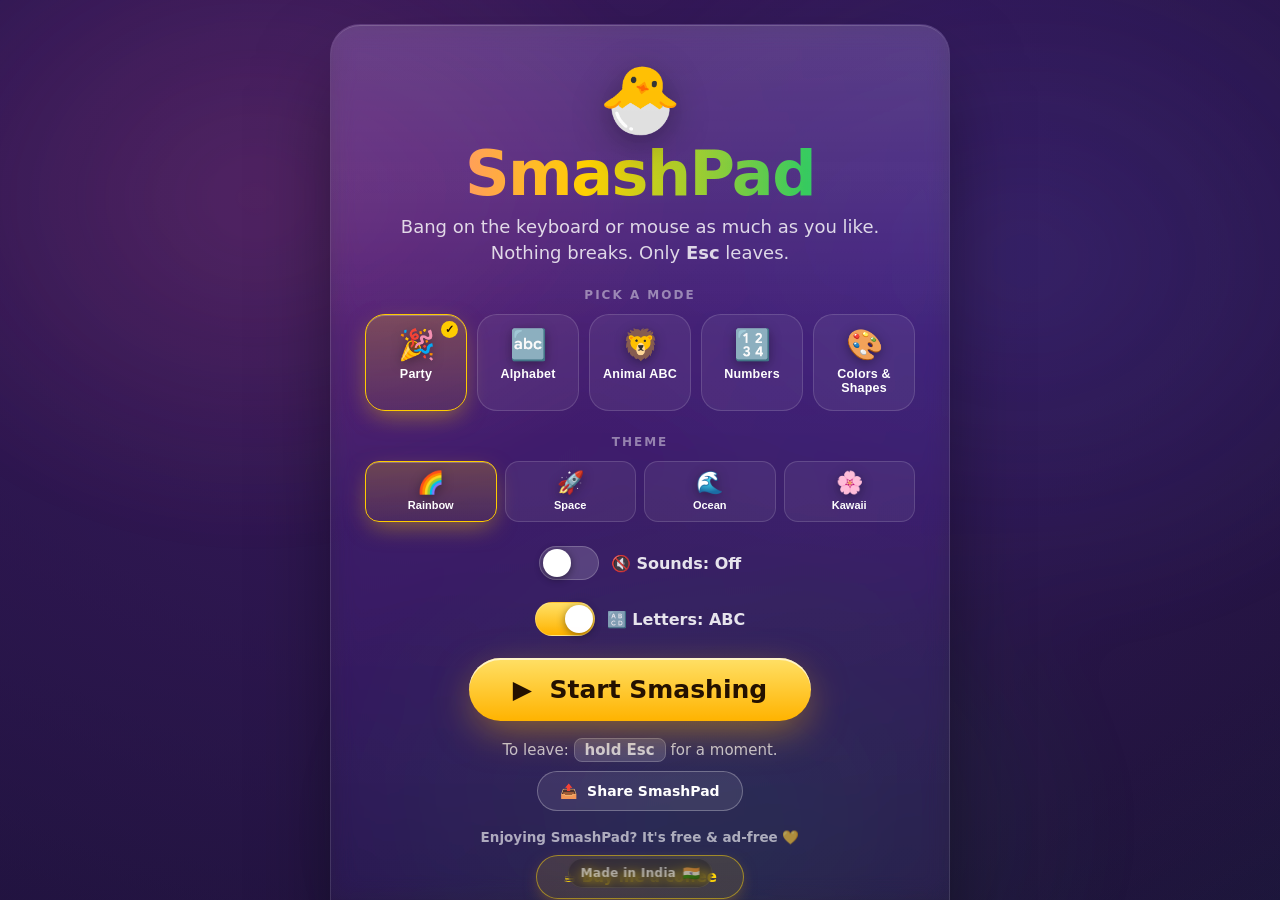
<file: index.html>
<!doctype html>
<html lang="en">
<head>
<meta charset="utf-8" />
<meta name="viewport" content="width=device-width, initial-scale=1, maximum-scale=1, user-scalable=no, viewport-fit=cover" />
<meta name="color-scheme" content="dark" />
<meta name="theme-color" content="#14102b" />
<title>SmashPad — safe keyboard smashing & learning for tiny fingers</title>

<!-- PWA / installable -->
<link rel="manifest" href="manifest.webmanifest" />
<link rel="icon" href="icons/icon-192.png" />
<link rel="apple-touch-icon" href="icons/apple-touch-icon.png" />
<meta name="apple-mobile-web-app-capable" content="yes" />
<meta name="apple-mobile-web-app-status-bar-style" content="black-translucent" />
<meta name="apple-mobile-web-app-title" content="SmashPad" />
<meta name="mobile-web-app-capable" content="yes" />
<meta name="description" content="A safe fullscreen playground where kids can smash the keyboard or screen. Only a grown-up gesture leaves. Includes playful learning modes." />

<!-- Canonical + social share preview (custom domain: smashpad.in) -->
<link rel="canonical" href="https://smashpad.in/" />
<meta property="og:type" content="website" />
<meta property="og:site_name" content="SmashPad" />
<meta property="og:title" content="SmashPad — safe keyboard smashing for tiny fingers" />
<meta property="og:description" content="A safe, free, offline fullscreen playground where kids can smash the keyboard or screen. Only a grown-up gesture leaves. Playful learning modes included." />
<meta property="og:url" content="https://smashpad.in/" />
<meta property="og:image" content="https://smashpad.in/icons/icon-512.png" />
<meta name="twitter:card" content="summary" />
<meta name="twitter:title" content="SmashPad — safe keyboard smashing for tiny fingers" />
<meta name="twitter:description" content="A safe, free, offline playground for tiny fingers. Nothing breaks; only a grown-up gesture leaves." />
<meta name="twitter:image" content="https://smashpad.in/icons/icon-512.png" />

<link rel="stylesheet" href="styles.css" />
</head>
<body>
  <!-- Layered backdrop: themeable gradient + animated ambient particles, both
       behind the (transparent) sprite canvas. -->
  <div id="bg" aria-hidden="true"></div>
  <div id="ambient" aria-hidden="true"></div>
  <div id="startFloaters" aria-hidden="true"><!-- big drifting theme emojis, filled by app.js --></div>
  <canvas id="stage"></canvas>

  <!-- Start screen -->
  <div id="start" class="overlay">
    <div class="card">
      <div class="logo" aria-hidden="true">🐣</div>
      <h1>SmashPad</h1>
      <p id="tagline" class="tagline">Bang on the keyboard or mouse as much as you like.<br/>Nothing breaks. Only <b>Esc</b> leaves.</p>

      <p class="section-title">Pick a mode</p>
      <div id="modeGrid" role="group" aria-label="Choose a mode"><!-- filled by app.js --></div>

      <p class="section-title">Theme</p>
      <div id="themeGrid" role="group" aria-label="Choose a theme"><!-- filled by app.js --></div>

      <div class="toggle-row">
        <label class="switch">
          <input id="soundToggle" type="checkbox" aria-label="Fun sounds" />
          <span class="slider"></span>
        </label>
        <span id="soundLabel">🔇 Sounds: Off</span>
      </div>

      <div class="toggle-row">
        <label class="switch">
          <input id="caseToggle" type="checkbox" aria-label="Uppercase or lowercase letters" />
          <span class="slider"></span>
        </label>
        <span id="caseLabel">🔠 Letters: ABC</span>
      </div>

      <button id="go" class="btn-primary"><span class="btn-shine"></span>▶&nbsp; Start Smashing</button>
      <p id="escHint" class="esc-hint">To leave: <b>hold&nbsp;Esc</b> for a moment.</p>

      <button id="installBtn" class="btn-install" hidden>📲&nbsp; Add to Home Screen</button>

      <div id="shareWrap">
        <button id="shareBtn" class="btn-share" type="button">📤&nbsp; Share SmashPad</button>
        <!-- Desktop fallback panel (no native share sheet) -->
        <div id="sharePanel" class="share-panel" hidden>
          <a id="shareWhatsapp" class="share-opt" target="_blank" rel="noopener">💬&nbsp; WhatsApp</a>
          <button id="shareCopy" class="share-opt" type="button">🔗&nbsp; Copy link</button>
        </div>
      </div>

      <div id="donateWrap"><!-- donate link injected if configured --></div>

      <details>
        <summary>Which keys are safe? (honest note for grown-ups)</summary>
        <p><b>Blocked while you play:</b> every letter, number, symbol, space, enter,
        arrows, tab — and, in Chrome/Edge fullscreen, browser shortcuts like
        <code>⌘/Ctrl+T</code>, <code>⌘/Ctrl+W</code> and <code>F11</code> too.</p>
        <p><b>Cannot be blocked by any website</b> (the operating system owns them):
        brightness, volume &amp; mute, media keys, screenshot, the Windows key, and
        Mac's <code>⌘+Option+Esc</code>. For a fully locked screen use
        <b>iPad Guided Access</b> or <b>Android screen pinning</b>.</p>
      </details>

      <p class="compat">Works on any laptop, tablet or phone · Offline · Installable · No ads · No tracking</p>
      <p class="legal-links">
        <a href="contact.html">Contact</a> ·
        <a href="terms.html">Terms</a> ·
        <a href="privacy.html">Privacy</a> ·
        <a href="refund.html">Refunds</a>
      </p>
    </div>
  </div>

  <!-- Hold-to-exit ring (Esc, or the top-left corner on touch) -->
  <div id="escring">
    <svg width="150" height="150" viewBox="0 0 150 150" aria-hidden="true">
      <circle id="ringTrack" cx="75" cy="75" r="64"></circle>
      <circle id="ringFill"  cx="75" cy="75" r="64"></circle>
    </svg>
    <div id="ringLabel" class="label">Keep holding…</div>
  </div>

  <!-- Grown-up smash report (shown briefly on exit) -->
  <div id="report" class="overlay report-overlay">
    <div class="card report-card">
      <div class="report-emoji" aria-hidden="true">🎉</div>
      <h2>Great smashing!</h2>
      <div class="report-stats">
        <div class="report-stat">
          <span id="reportSmashes" class="report-num">0</span>
          <span class="report-cap">smashes</span>
        </div>
        <div class="report-stat">
          <span id="reportTime" class="report-num">0s</span>
          <span class="report-cap">played</span>
        </div>
      </div>
      <p id="reportNote" class="report-note">That was fun! 👋</p>
      <button id="reportDone" class="btn-primary">Done</button>
    </div>
  </div>

  <!-- Tiny persistent hint while playing -->
  <div id="playhint">Hold Esc or the top-left corner to exit</div>

  <!-- Made in India -->
  <div id="madein" aria-label="Made in India">Made in India <span class="flag">🇮🇳</span></div>

  <!-- Order matters: data → audio → engine → device → modes → controller -->
  <script src="js/content.js"></script>
  <script src="js/audio.js"></script>
  <script src="js/sprites.js"></script>
  <script src="js/device.js"></script>
  <script src="js/themes.js"></script>
  <script src="js/modes.js"></script>
  <script src="js/app.js"></script>
</body>
</html>
</file>
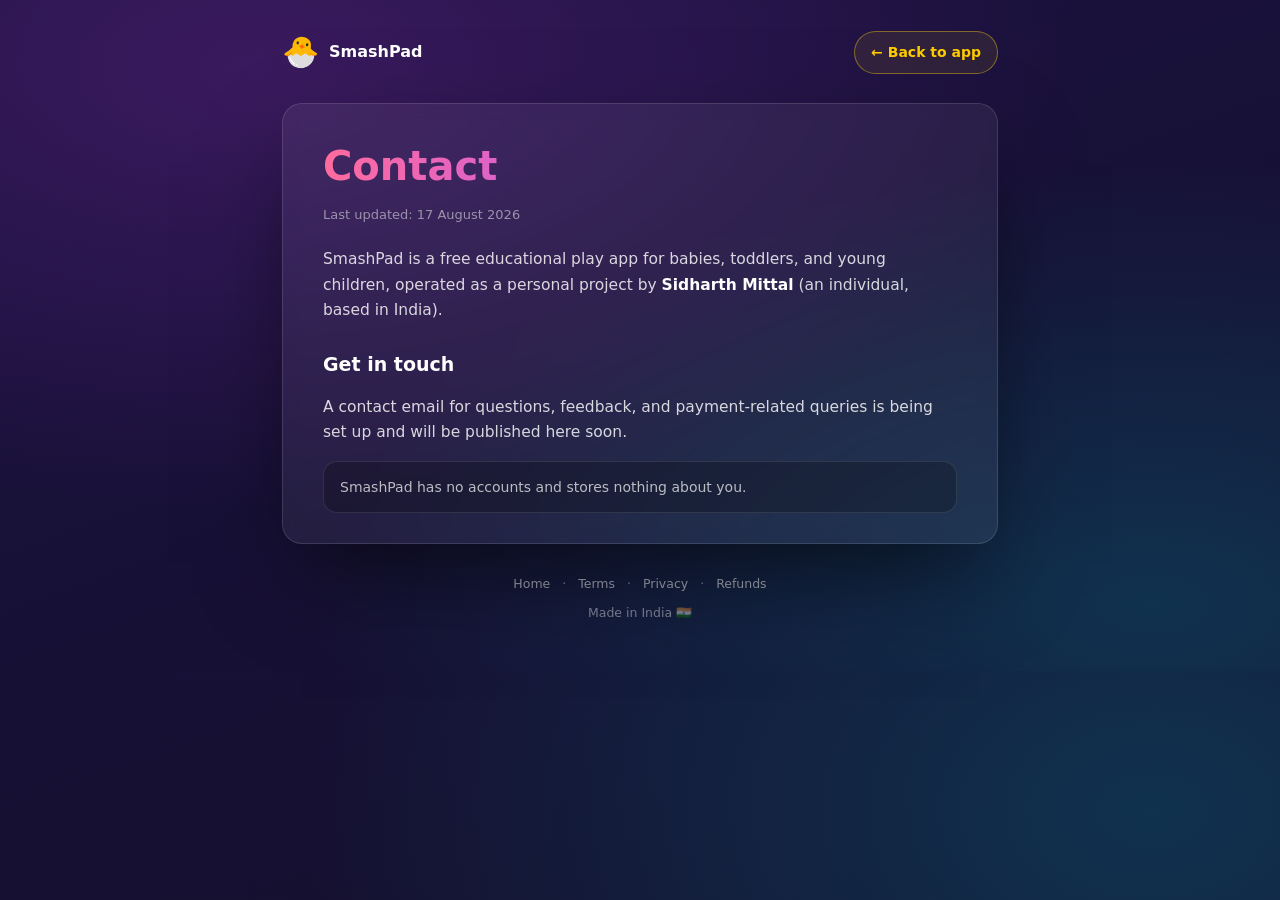
<file: contact.html>
<!doctype html>
<html lang="en">
<head>
<meta charset="utf-8" />
<meta name="viewport" content="width=device-width, initial-scale=1, viewport-fit=cover" />
<meta name="color-scheme" content="dark" />
<meta name="theme-color" content="#14102b" />
<title>Contact — SmashPad</title>
<meta name="description" content="How to contact SmashPad." />
<link rel="icon" href="icons/icon-192.png" />
<link rel="stylesheet" href="legal.css" />
</head>
<body>
  <div class="wrap">
    <div class="topbar">
      <span class="logo" aria-hidden="true">🐣</span>
      <strong>SmashPad</strong>
      <a class="home" href="./">← Back to app</a>
    </div>

    <div class="card">
      <h1>Contact</h1>
      <p class="updated">Last updated: 17 August 2026</p>

      <p>SmashPad is a free educational play app for babies, toddlers, and young
      children, operated as a personal project by <strong>Sidharth Mittal</strong>
      (an individual, based in India).</p>

      <h2>Get in touch</h2>
      <p>A contact email for questions, feedback, and payment-related queries is
      being set up and will be published here soon.</p>

      <div class="note">
        SmashPad has no accounts and stores nothing about you.
      </div>
    </div>

    <footer>
      <a href="./">Home</a> ·
      <a href="terms.html">Terms</a> ·
      <a href="privacy.html">Privacy</a> ·
      <a href="refund.html">Refunds</a>
      <div style="margin-top:8px">Made in India 🇮🇳</div>
    </footer>
  </div>
</body>
</html>
</file>
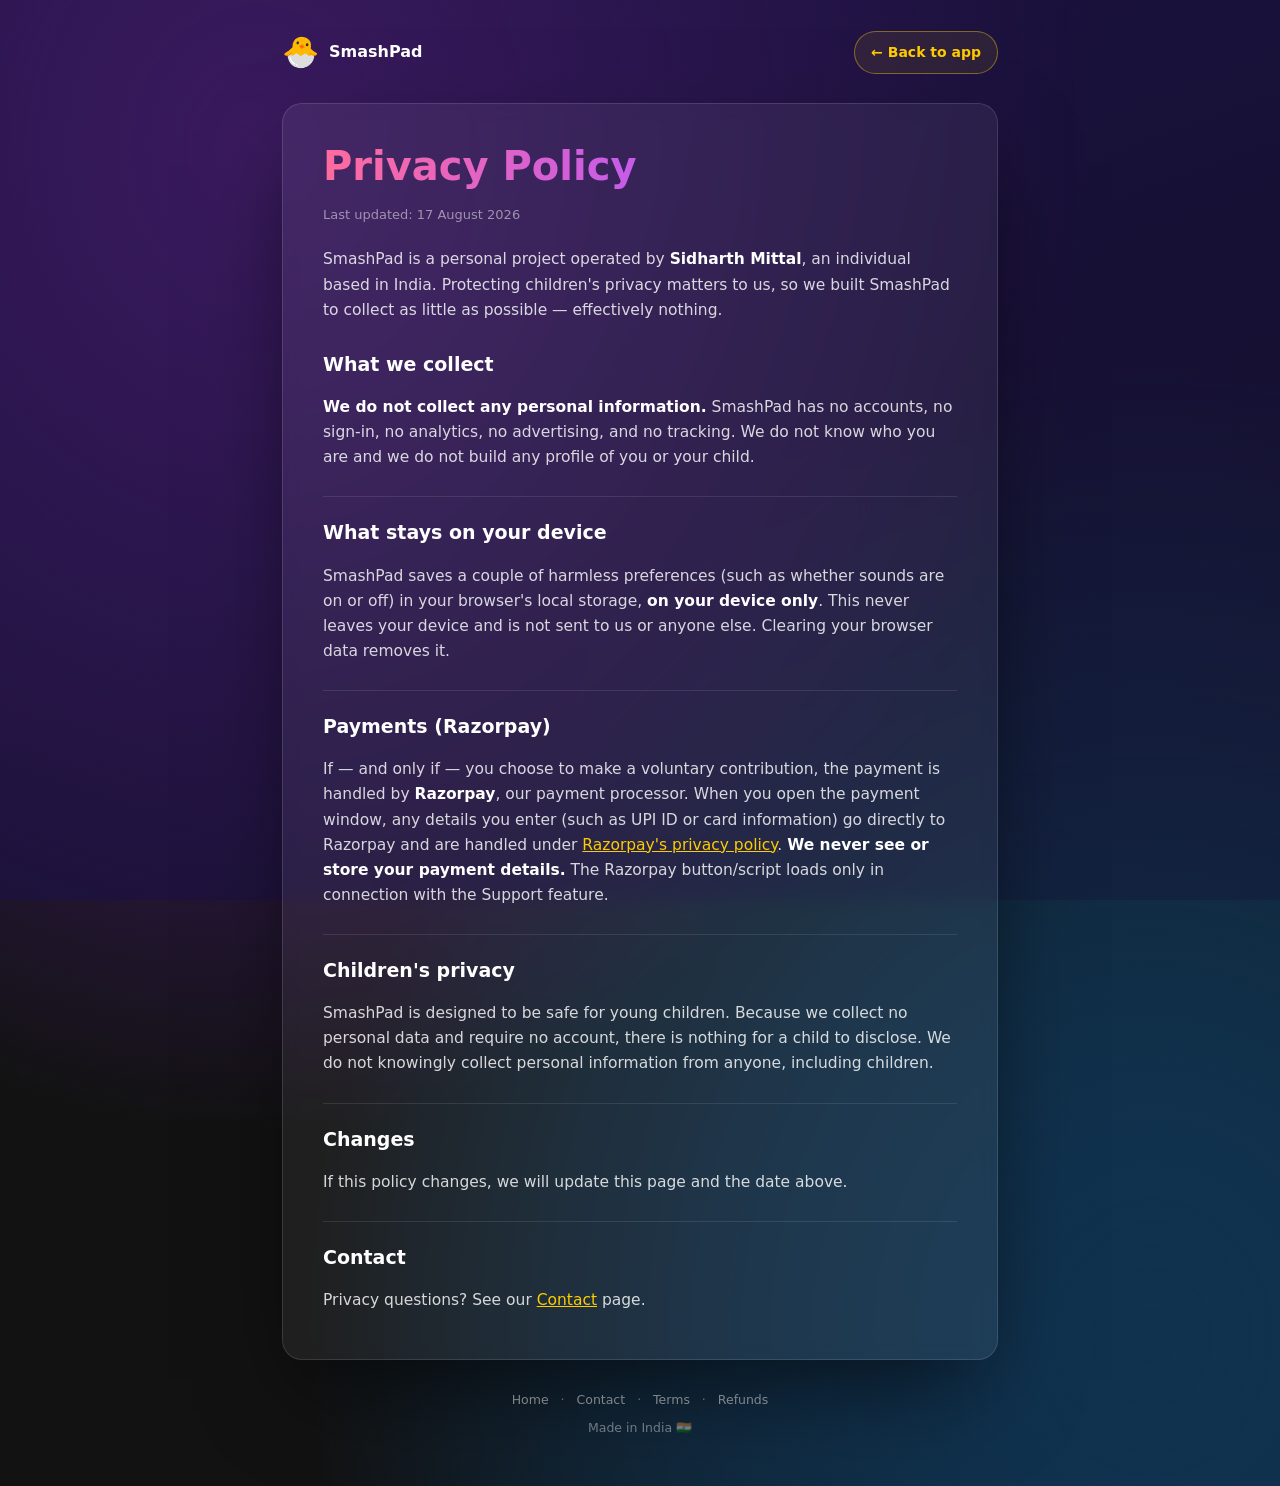
<file: privacy.html>
<!doctype html>
<html lang="en">
<head>
<meta charset="utf-8" />
<meta name="viewport" content="width=device-width, initial-scale=1, viewport-fit=cover" />
<meta name="color-scheme" content="dark" />
<meta name="theme-color" content="#14102b" />
<title>Privacy Policy — SmashPad</title>
<meta name="description" content="Privacy policy for SmashPad." />
<link rel="icon" href="icons/icon-192.png" />
<link rel="stylesheet" href="legal.css" />
</head>
<body>
  <div class="wrap">
    <div class="topbar">
      <span class="logo" aria-hidden="true">🐣</span>
      <strong>SmashPad</strong>
      <a class="home" href="./">← Back to app</a>
    </div>

    <div class="card">
      <h1>Privacy Policy</h1>
      <p class="updated">Last updated: 17 August 2026</p>

      <p>SmashPad is a personal project operated by <strong>Sidharth Mittal</strong>,
      an individual based in India. Protecting children's privacy matters to us, so
      we built SmashPad to collect as little as possible — effectively nothing.</p>

      <h2>What we collect</h2>
      <p><strong>We do not collect any personal information.</strong> SmashPad has
      no accounts, no sign-in, no analytics, no advertising, and no tracking. We do
      not know who you are and we do not build any profile of you or your child.</p>

      <h2>What stays on your device</h2>
      <p>SmashPad saves a couple of harmless preferences (such as whether sounds are
      on or off) in your browser's local storage, <strong>on your device only</strong>.
      This never leaves your device and is not sent to us or anyone else. Clearing
      your browser data removes it.</p>

      <h2>Payments (Razorpay)</h2>
      <p>If — and only if — you choose to make a voluntary contribution, the payment
      is handled by <strong>Razorpay</strong>, our payment processor. When you open
      the payment window, any details you enter (such as UPI ID or card information)
      go directly to Razorpay and are handled under
      <a href="https://razorpay.com/privacy/" target="_blank" rel="noopener">Razorpay's
      privacy policy</a>. <strong>We never see or store your payment details.</strong>
      The Razorpay button/script loads only in connection with the Support feature.</p>

      <h2>Children's privacy</h2>
      <p>SmashPad is designed to be safe for young children. Because we collect no
      personal data and require no account, there is nothing for a child to disclose.
      We do not knowingly collect personal information from anyone, including
      children.</p>

      <h2>Changes</h2>
      <p>If this policy changes, we will update this page and the date above.</p>

      <h2>Contact</h2>
      <p>Privacy questions? See our <a href="contact.html">Contact</a> page.</p>
    </div>

    <footer>
      <a href="./">Home</a> ·
      <a href="contact.html">Contact</a> ·
      <a href="terms.html">Terms</a> ·
      <a href="refund.html">Refunds</a>
      <div style="margin-top:8px">Made in India 🇮🇳</div>
    </footer>
  </div>
</body>
</html>
</file>
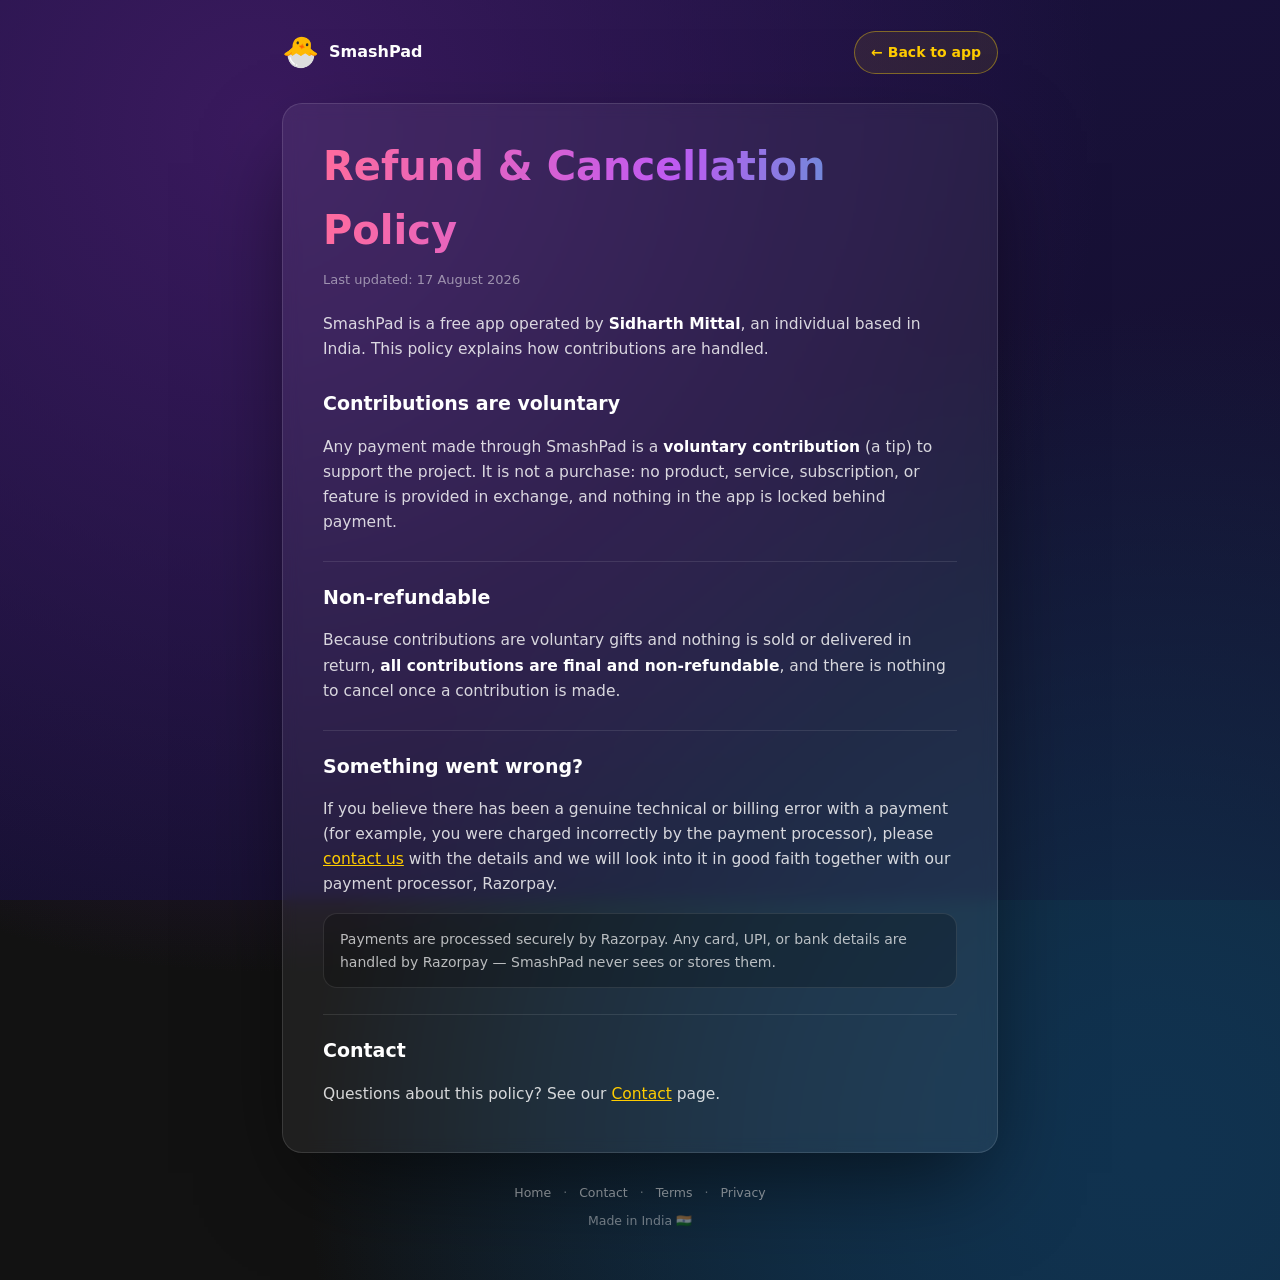
<file: refund.html>
<!doctype html>
<html lang="en">
<head>
<meta charset="utf-8" />
<meta name="viewport" content="width=device-width, initial-scale=1, viewport-fit=cover" />
<meta name="color-scheme" content="dark" />
<meta name="theme-color" content="#14102b" />
<title>Refund &amp; Cancellation Policy — SmashPad</title>
<meta name="description" content="Refund and cancellation policy for SmashPad voluntary contributions." />
<link rel="icon" href="icons/icon-192.png" />
<link rel="stylesheet" href="legal.css" />
</head>
<body>
  <div class="wrap">
    <div class="topbar">
      <span class="logo" aria-hidden="true">🐣</span>
      <strong>SmashPad</strong>
      <a class="home" href="./">← Back to app</a>
    </div>

    <div class="card">
      <h1>Refund &amp; Cancellation Policy</h1>
      <p class="updated">Last updated: 17 August 2026</p>

      <p>SmashPad is a free app operated by <strong>Sidharth Mittal</strong>, an
      individual based in India. This policy explains how contributions are handled.</p>

      <h2>Contributions are voluntary</h2>
      <p>Any payment made through SmashPad is a <strong>voluntary contribution</strong>
      (a tip) to support the project. It is not a purchase: no product, service,
      subscription, or feature is provided in exchange, and nothing in the app is
      locked behind payment.</p>

      <h2>Non-refundable</h2>
      <p>Because contributions are voluntary gifts and nothing is sold or delivered in
      return, <strong>all contributions are final and non-refundable</strong>, and
      there is nothing to cancel once a contribution is made.</p>

      <h2>Something went wrong?</h2>
      <p>If you believe there has been a genuine technical or billing error with a
      payment (for example, you were charged incorrectly by the payment processor),
      please <a href="contact.html">contact us</a> with the details and we will look
      into it in good faith together with our payment processor, Razorpay.</p>

      <div class="note">
        Payments are processed securely by Razorpay. Any card, UPI, or bank details
        are handled by Razorpay — SmashPad never sees or stores them.
      </div>

      <h2>Contact</h2>
      <p>Questions about this policy? See our <a href="contact.html">Contact</a> page.</p>
    </div>

    <footer>
      <a href="./">Home</a> ·
      <a href="contact.html">Contact</a> ·
      <a href="terms.html">Terms</a> ·
      <a href="privacy.html">Privacy</a>
      <div style="margin-top:8px">Made in India 🇮🇳</div>
    </footer>
  </div>
</body>
</html>
</file>
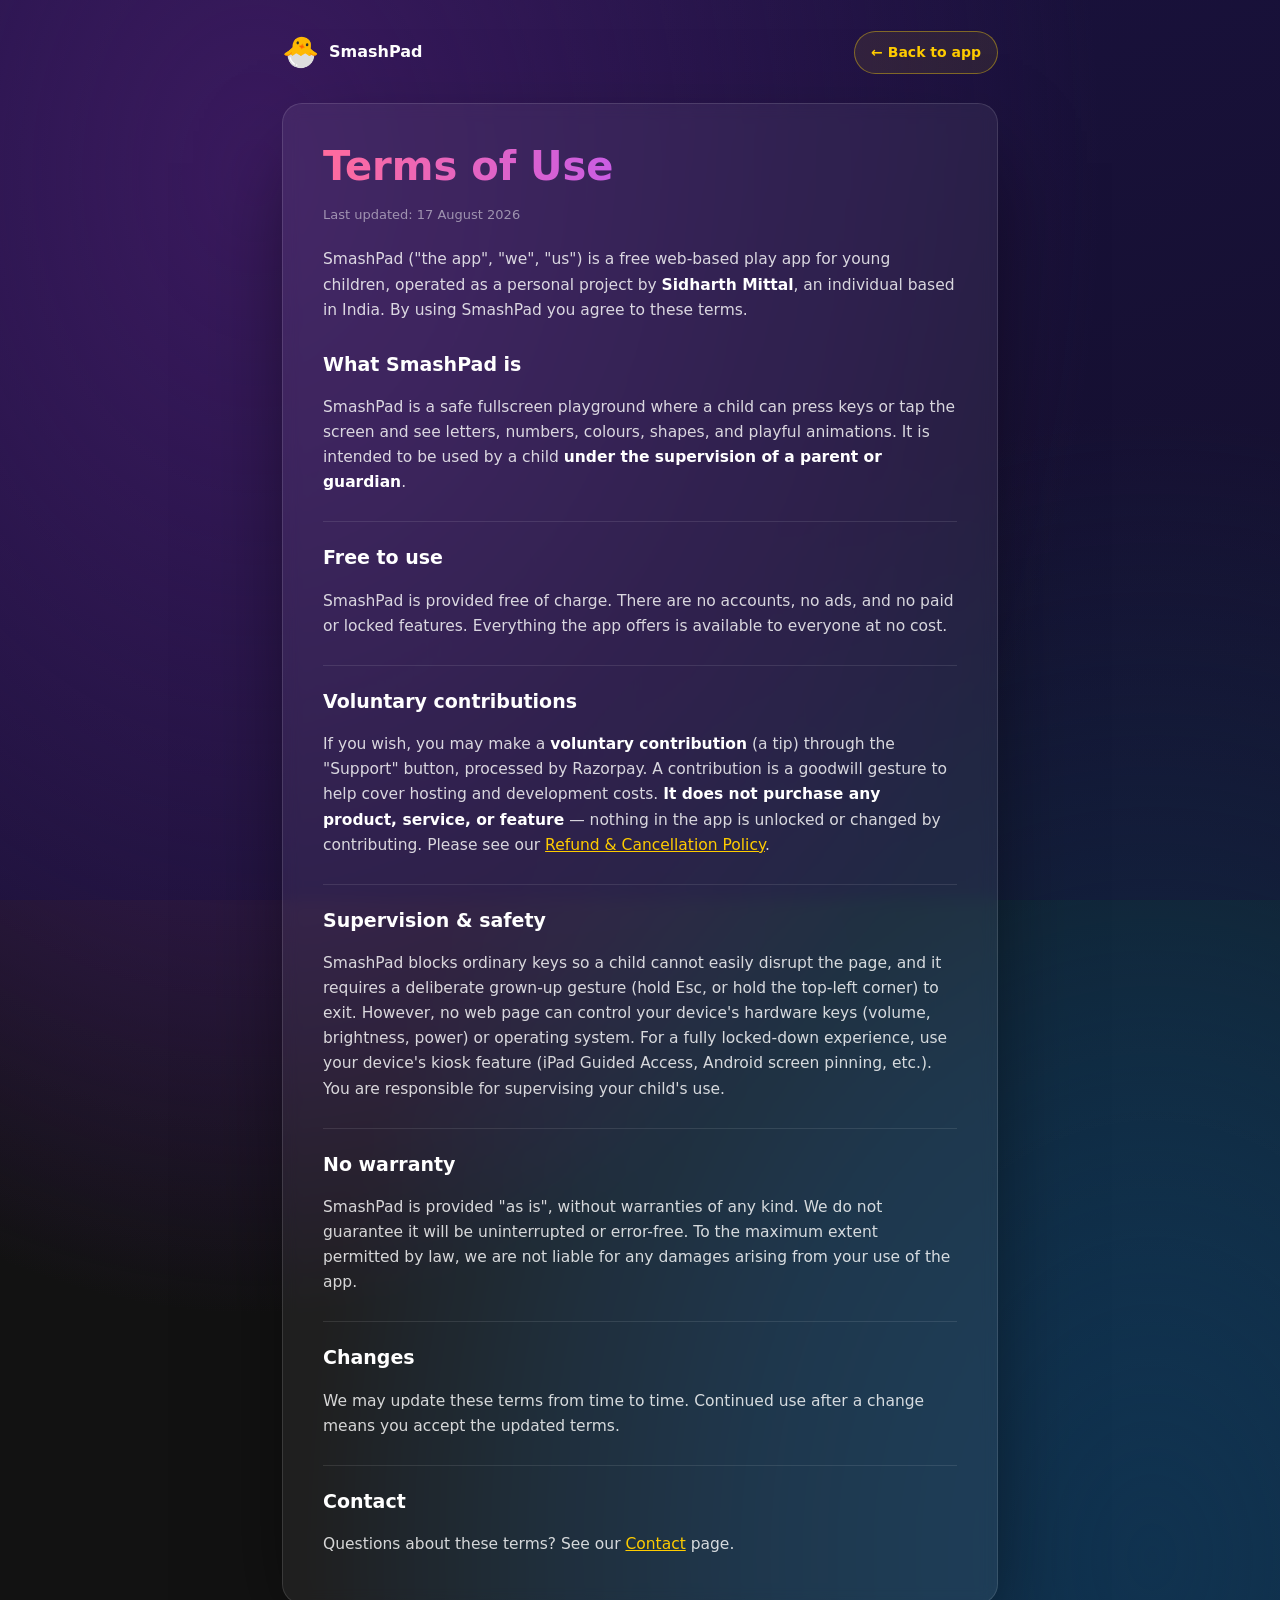
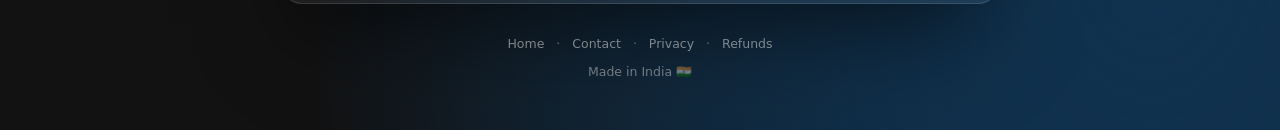
<file: terms.html>
<!doctype html>
<html lang="en">
<head>
<meta charset="utf-8" />
<meta name="viewport" content="width=device-width, initial-scale=1, viewport-fit=cover" />
<meta name="color-scheme" content="dark" />
<meta name="theme-color" content="#14102b" />
<title>Terms of Use — SmashPad</title>
<meta name="description" content="Terms of use for SmashPad." />
<link rel="icon" href="icons/icon-192.png" />
<link rel="stylesheet" href="legal.css" />
</head>
<body>
  <div class="wrap">
    <div class="topbar">
      <span class="logo" aria-hidden="true">🐣</span>
      <strong>SmashPad</strong>
      <a class="home" href="./">← Back to app</a>
    </div>

    <div class="card">
      <h1>Terms of Use</h1>
      <p class="updated">Last updated: 17 August 2026</p>

      <p>SmashPad ("the app", "we", "us") is a free web-based play app for young
      children, operated as a personal project by <strong>Sidharth Mittal</strong>,
      an individual based in India. By using SmashPad you agree to these terms.</p>

      <h2>What SmashPad is</h2>
      <p>SmashPad is a safe fullscreen playground where a child can press keys or
      tap the screen and see letters, numbers, colours, shapes, and playful
      animations. It is intended to be used by a child <strong>under the
      supervision of a parent or guardian</strong>.</p>

      <h2>Free to use</h2>
      <p>SmashPad is provided free of charge. There are no accounts, no ads, and no
      paid or locked features. Everything the app offers is available to everyone
      at no cost.</p>

      <h2>Voluntary contributions</h2>
      <p>If you wish, you may make a <strong>voluntary contribution</strong> (a tip)
      through the "Support" button, processed by Razorpay. A contribution is a
      goodwill gesture to help cover hosting and development costs. <strong>It does
      not purchase any product, service, or feature</strong> — nothing in the app
      is unlocked or changed by contributing. Please see our
      <a href="refund.html">Refund &amp; Cancellation Policy</a>.</p>

      <h2>Supervision &amp; safety</h2>
      <p>SmashPad blocks ordinary keys so a child cannot easily disrupt the page,
      and it requires a deliberate grown-up gesture (hold Esc, or hold the top-left
      corner) to exit. However, no web page can control your device's hardware
      keys (volume, brightness, power) or operating system. For a fully locked-down
      experience, use your device's kiosk feature (iPad Guided Access, Android
      screen pinning, etc.). You are responsible for supervising your child's use.</p>

      <h2>No warranty</h2>
      <p>SmashPad is provided "as is", without warranties of any kind. We do not
      guarantee it will be uninterrupted or error-free. To the maximum extent
      permitted by law, we are not liable for any damages arising from your use of
      the app.</p>

      <h2>Changes</h2>
      <p>We may update these terms from time to time. Continued use after a change
      means you accept the updated terms.</p>

      <h2>Contact</h2>
      <p>Questions about these terms? See our <a href="contact.html">Contact</a> page.</p>
    </div>

    <footer>
      <a href="./">Home</a> ·
      <a href="contact.html">Contact</a> ·
      <a href="privacy.html">Privacy</a> ·
      <a href="refund.html">Refunds</a>
      <div style="margin-top:8px">Made in India 🇮🇳</div>
    </footer>
  </div>
</body>
</html>
</file>
<file: styles.css>
/* =========================================================================
   SmashPad — modern stylesheet
   Design tokens → base → animated background → start card → controls →
   overlays → responsive → motion/safe-area.
   ========================================================================= */

:root {
  /* palette */
  --accent: #FFCC00;
  --accent-2: #FFB300;
  --ink: #ffffff;
  --bg-0: #14102b;
  --bg-1: #1a1140;

  /* type scale (fluid) */
  --fs-title: clamp(38px, 8vw, 62px);
  --fs-tag:   clamp(14px, 3.4vw, 18px);

  /* spacing + radius + shadow tokens */
  --r-lg: 30px;
  --r-md: 20px;
  --r-sm: 14px;
  --ring: rgba(255,255,255,.14);
  --stroke: rgba(255,255,255,.12);
  --glass: rgba(255,255,255,.06);
  --shadow-xl: 0 40px 90px -20px rgba(0,0,0,.6);
  --shadow-glow: 0 12px 40px -6px rgba(255,179,0,.5);

  /* safe-area (notches / rounded corners) */
  --safe-t: env(safe-area-inset-top, 0px);
  --safe-b: env(safe-area-inset-bottom, 0px);
}

* { box-sizing: border-box; -webkit-tap-highlight-color: transparent; }

html, body {
  margin: 0; padding: 0; height: 100%; width: 100%;
  overflow: hidden; background: var(--bg-0);
  font-family: ui-rounded, "SF Pro Rounded", -apple-system, BlinkMacSystemFont,
               "Segoe UI", system-ui, sans-serif;
  color: var(--ink);
  touch-action: none; overscroll-behavior: none;
  user-select: none; -webkit-user-select: none;
  -webkit-font-smoothing: antialiased; text-rendering: optimizeLegibility;
}

/* ---------- Backdrop layers ----------
   #bg    = themeable gradient (fixed, animated hue/scale drift)
   #ambient = animated ambient particles per theme (stars, bubbles, sparkles)
   #stage = the sprite canvas, now TRANSPARENT so the layers show through. */
#bg, #ambient {
  position: fixed; inset: 0; z-index: 0; pointer-events: none;
}
#stage {
  position: fixed; inset: 0; width: 100%; height: 100%; display: block; z-index: 1;
  background: transparent;
}

/* Base (Rainbow) gradient — slow living drift. */
#bg {
  background:
    radial-gradient(120% 120% at 20% 10%, #3a1a5e 0%, transparent 55%),
    radial-gradient(120% 120% at 90% 90%, #10324f 0%, transparent 55%),
    linear-gradient(160deg, var(--bg-1) 0%, var(--bg-0) 100%);
  background-size: 200% 200%, 200% 200%, 100% 100%;
  animation: bgDrift 26s ease-in-out infinite alternate;
  transition: background .6s ease;
}
@keyframes bgDrift {
  0%   { background-position: 0% 0%,   100% 100%, 0 0; }
  100% { background-position: 40% 30%, 60% 70%,   0 0; }
}

/* ---------- Theme gradients (all dark, to keep white text readable) ---------- */
body[data-theme="space"] #bg {
  background:
    radial-gradient(90% 70% at 78% 18%, rgba(120,80,220,.5) 0%, transparent 55%),
    radial-gradient(80% 80% at 15% 85%, rgba(40,60,160,.55) 0%, transparent 55%),
    linear-gradient(160deg, #0b1030 0%, #05030f 100%);
  background-size: 200% 200%, 200% 200%, 100% 100%;
}
body[data-theme="ocean"] #bg {
  background:
    radial-gradient(100% 70% at 30% 8%, rgba(20,170,190,.5) 0%, transparent 55%),
    radial-gradient(90% 80% at 85% 90%, rgba(10,60,120,.6) 0%, transparent 55%),
    linear-gradient(160deg, #06304a 0%, #021523 100%);
  background-size: 200% 200%, 200% 200%, 100% 100%;
}
body[data-theme="kawaii"] #bg {
  background:
    radial-gradient(90% 70% at 22% 12%, rgba(255,120,190,.45) 0%, transparent 55%),
    radial-gradient(85% 80% at 82% 88%, rgba(150,90,220,.48) 0%, transparent 55%),
    linear-gradient(160deg, #3a1136 0%, #1a0722 100%);
  background-size: 200% 200%, 200% 200%, 100% 100%;
}

/* ---------- Ambient animated particles (pure CSS) ----------
   Two layered pseudo-elements per theme give depth (near + far), each a field
   of radial-gradient dots scrolled by a keyframe. Hidden by default. */
#ambient::before, #ambient::after {
  content: ""; position: absolute; inset: -10% -10% -10% -10%;
  opacity: 0; transition: opacity .6s ease;
}

/* SPACE — twinkling starfield (two parallax layers), bigger & brighter. */
body[data-theme="space"] #ambient::before {
  opacity: 1;
  background-image:
    radial-gradient(2.5px 2.5px at 12% 22%, #fff, transparent),
    radial-gradient(2px 2px   at 82% 14%, #fff, transparent),
    radial-gradient(3.5px 3.5px at 47% 61%, #cfe0ff, transparent),
    radial-gradient(2px 2px   at 68% 82%, #fff, transparent),
    radial-gradient(2.5px 2.5px at 28% 74%, #fff, transparent),
    radial-gradient(3px 3px   at 91% 47%, #dce9ff, transparent),
    radial-gradient(2px 2px   at 58% 33%, #fff, transparent),
    radial-gradient(2.5px 2.5px at 38% 8%, #eaf1ff, transparent);
  background-repeat: repeat; background-size: 290px 290px;
  animation: starDrift 55s linear infinite, twinkle 3.2s ease-in-out infinite alternate;
}
body[data-theme="space"] #ambient::after {
  opacity: 1;
  background-image:
    radial-gradient(1.5px 1.5px at 33% 38%, rgba(255,255,255,.95), transparent),
    radial-gradient(1.5px 1.5px at 74% 66%, rgba(210,225,255,.95), transparent),
    radial-gradient(2px 2px at 9% 90%, #fff, transparent),
    radial-gradient(1.5px 1.5px at 58% 8%, #fff, transparent),
    radial-gradient(2px 2px at 88% 28%, #cfe0ff, transparent);
  background-repeat: repeat; background-size: 190px 190px;
  animation: starDrift 34s linear infinite reverse, twinkle 2.4s ease-in-out infinite alternate;
}
@keyframes starDrift { to { transform: translateY(-290px); } }
@keyframes twinkle { 0% { opacity: .5; } 100% { opacity: 1; } }

/* OCEAN — rising bubbles (two sizes, different speeds), bigger & faster. */
body[data-theme="ocean"] #ambient::before {
  opacity: 1;
  background-image:
    radial-gradient(9px 9px at 15% 100%, rgba(190,245,255,.6), transparent 70%),
    radial-gradient(13px 13px at 42% 100%, rgba(160,230,255,.45), transparent 70%),
    radial-gradient(7px 7px at 68% 100%, rgba(205,248,255,.55), transparent 70%),
    radial-gradient(16px 16px at 87% 100%, rgba(140,220,255,.4), transparent 70%);
  background-repeat: repeat-x; background-size: 55% 420px;
  animation: bubbleUp 10s linear infinite;
}
body[data-theme="ocean"] #ambient::after {
  opacity: 1;
  background-image:
    radial-gradient(6px 6px at 27% 100%, rgba(205,248,255,.55), transparent 70%),
    radial-gradient(4px 4px at 55% 100%, rgba(225,251,255,.6), transparent 70%),
    radial-gradient(10px 10px at 78% 100%, rgba(170,235,255,.45), transparent 70%);
  background-repeat: repeat-x; background-size: 45% 300px;
  animation: bubbleUp 6.5s linear infinite;
}
@keyframes bubbleUp { to { transform: translateY(-440px); } }

/* KAWAII — drifting sparkles + soft floating hearts glow, bigger & faster. */
body[data-theme="kawaii"] #ambient::before {
  opacity: 1;
  background-image:
    radial-gradient(3.5px 3.5px at 18% 30%, #fff0f7, transparent),
    radial-gradient(4px 4px at 62% 20%, #ffd0ec, transparent),
    radial-gradient(3px 3px at 40% 70%, #fff, transparent),
    radial-gradient(4px 4px at 82% 58%, #ffdff2, transparent),
    radial-gradient(3.5px 3.5px at 8% 82%, #fff0f7, transparent),
    radial-gradient(3px 3px at 52% 44%, #ffe4f4, transparent);
  background-repeat: repeat; background-size: 250px 250px;
  animation: sparkleDrift 28s linear infinite, twinkle 2.2s ease-in-out infinite alternate;
}
body[data-theme="kawaii"] #ambient::after {
  opacity: 1;
  background-image:
    radial-gradient(90px 90px at 20% 30%, rgba(255,150,200,.16), transparent 70%),
    radial-gradient(120px 120px at 78% 70%, rgba(200,140,255,.16), transparent 70%);
  background-repeat: no-repeat; background-size: cover;
  animation: kawaiiPulse 6s ease-in-out infinite alternate;
}
@keyframes sparkleDrift { to { transform: translate(-140px, -140px); } }
@keyframes kawaiiPulse { 0% { opacity: .65; transform: scale(1); } 100% { opacity: 1; transform: scale(1.1); } }

/* ---------- Big drifting theme emojis on the START SCREEN ----------
   app.js fills #startFloaters (from the active theme's emoji pool) so the
   landing page is unmistakably themed — rockets/fish/hearts slowly rising
   behind the card. Sits above the backdrop but below the overlay/card. */
#startFloaters {
  position: fixed; inset: 0; z-index: 5; pointer-events: none; overflow: hidden;
}
body.playing #startFloaters { display: none; }   /* only on the start screen */
.start-floater {
  position: absolute; bottom: -12vh;
  font-size: clamp(30px, 6vw, 62px); line-height: 1;
  opacity: 0; will-change: transform, opacity;
  filter: drop-shadow(0 6px 14px rgba(0,0,0,.35));
  animation: floatRise var(--dur, 20s) linear infinite;
  animation-delay: var(--delay, 0s);
}
@keyframes floatRise {
  0%   { transform: translateY(0) rotate(0deg);        opacity: 0; }
  10%  { opacity: .85; }
  90%  { opacity: .85; }
  100% { transform: translateY(-118vh) rotate(var(--spin, 20deg)); opacity: 0; }
}

/* ---------- Animated aurora behind the start card ----------
   Kept subtle so the per-theme animated backdrop (#bg/#ambient) reads through
   it instead of being washed out. */
.overlay::before {
  content: ""; position: absolute; inset: -20% -10%; z-index: -1;
  background:
    radial-gradient(40% 40% at 25% 30%, rgba(255,107,157,.18), transparent 70%),
    radial-gradient(45% 45% at 75% 35%, rgba(94,92,230,.18), transparent 70%),
    radial-gradient(40% 40% at 55% 80%, rgba(52,199,89,.14), transparent 70%);
  filter: blur(28px); opacity: .8;
  animation: drift 18s ease-in-out infinite alternate;
}
@keyframes drift {
  0%   { transform: translate3d(-3%, -2%, 0) scale(1.05) rotate(0deg); }
  100% { transform: translate3d(3%, 2%, 0) scale(1.15) rotate(8deg); }
}

.overlay {
  position: fixed; inset: 0; z-index: 10;
  display: flex; align-items: flex-start; justify-content: center;
  padding: calc(24px + var(--safe-t)) 24px calc(24px + var(--safe-b));
  text-align: center;
  /* overflow-x:hidden clips the decorative aurora so it never causes a
     horizontal scroll (which was shoving the layout sideways on phones).
     overflow-y:auto keeps the card scrollable when it's taller than the screen. */
  overflow-x: hidden; overflow-y: auto;
}

/* ---------- Start card (glassmorphism) ---------- */
.card {
  position: relative;
  /* margin:auto centers the card in the flex overlay when it fits, but lets it
     pin to the top (reachable by scroll) when it's taller than the viewport. */
  margin: auto;
  /* min-width:0 stops this flex item from refusing to shrink below its content's
     intrinsic width (the cause of horizontal overflow on narrow phones). */
  min-width: 0;
  max-width: min(620px, 100%); width: 100%;
  /* More transparent + a lighter blur so the animated theme backdrop shows
     THROUGH the card (the whole point of the punch-up), while text stays crisp
     thanks to the blur + strong text/glyph shadows. */
  background: linear-gradient(180deg, rgba(255,255,255,.055), rgba(255,255,255,.02));
  border: 1px solid var(--stroke);
  border-radius: var(--r-lg);
  padding: clamp(26px, 5vw, 42px) clamp(20px, 4vw, 34px);
  backdrop-filter: blur(11px) saturate(1.35);
  -webkit-backdrop-filter: blur(11px) saturate(1.35);
  box-shadow: var(--shadow-xl), inset 0 1px 0 rgba(255,255,255,.16);
  animation: floatIn .7s cubic-bezier(.2,.9,.3,1.2) both;
}
/* subtle top sheen */
.card::after {
  content: ""; position: absolute; inset: 0; border-radius: inherit; pointer-events: none;
  background: linear-gradient(180deg, rgba(255,255,255,.12), transparent 30%);
  mix-blend-mode: overlay;
}
@keyframes floatIn { from {opacity:0; transform:translateY(22px) scale(.96);} to {opacity:1; transform:none;} }

.logo {
  font-size: clamp(52px, 12vw, 66px); line-height: 1; margin-bottom: 2px;
  filter: drop-shadow(0 8px 18px rgba(0,0,0,.4));
  animation: bob 3.4s ease-in-out infinite;
}
@keyframes bob { 0%,100% { transform: translateY(0) rotate(-3deg);} 50% { transform: translateY(-7px) rotate(3deg);} }

h1 {
  margin: 4px 0; font-size: var(--fs-title); font-weight: 900; letter-spacing: -1.5px;
  background: linear-gradient(90deg,#FF6B9D,#FFCC00,#34C759,#30B0C7,#AF52DE,#FF6B9D);
  background-size: 200% auto;
  -webkit-background-clip: text; background-clip: text; color: transparent;
  animation: sheen 6s linear infinite;
}
@keyframes sheen { to { background-position: 200% center; } }

.tagline { margin: 4px 0 22px; font-size: var(--fs-tag); color: rgba(255,255,255,.82); line-height: 1.45; }

/* ---------- Mode picker ---------- */
.section-title {
  font-size: 12px; text-transform: uppercase; letter-spacing: 2px;
  color: rgba(255,255,255,.45); margin: 0 0 12px; font-weight: 800;
}
#modeGrid {
  display: grid; grid-template-columns: repeat(auto-fit, minmax(92px, 1fr));
  gap: 10px; margin-bottom: 24px;
}
.mode-card {
  appearance: none; cursor: pointer; color: #fff; position: relative;
  background: var(--glass); border: 1.5px solid var(--ring);
  border-radius: var(--r-md); padding: 15px 8px;
  display: flex; flex-direction: column; align-items: center; gap: 7px;
  transition: transform .16s cubic-bezier(.2,.9,.3,1.4), border-color .16s, background .16s, box-shadow .16s;
}
.mode-card:hover { transform: translateY(-3px); background: rgba(255,255,255,.1); }
.mode-card:active { transform: translateY(0) scale(.97); }
.mode-card.selected {
  border-color: var(--accent);
  background: linear-gradient(180deg, rgba(255,204,0,.22), rgba(255,204,0,.08));
  box-shadow: 0 8px 24px -6px rgba(255,204,0,.5), inset 0 1px 0 rgba(255,255,255,.25);
}
.mode-card.selected::before {
  content: "✓"; position: absolute; top: 6px; right: 8px;
  font-size: 11px; font-weight: 900; color: #241100;
  background: var(--accent); width: 17px; height: 17px; border-radius: 50%;
  display: grid; place-items: center;
}
.mode-emoji { font-size: 30px; line-height: 1; filter: drop-shadow(0 3px 6px rgba(0,0,0,.35)); }
.mode-name { font-size: 12.5px; font-weight: 700; letter-spacing: .2px; }

/* ---------- Theme picker (smaller chips than the mode cards) ---------- */
#themeGrid {
  display: grid; grid-template-columns: repeat(4, 1fr);
  gap: 8px; margin-bottom: 24px;
}
.theme-card {
  appearance: none; cursor: pointer; color: #fff; position: relative;
  background: var(--glass); border: 1.5px solid var(--ring);
  border-radius: var(--r-sm); padding: 10px 4px;
  display: flex; flex-direction: column; align-items: center; gap: 5px;
  transition: transform .16s cubic-bezier(.2,.9,.3,1.4), border-color .16s, background .16s, box-shadow .16s;
}
.theme-card:hover { transform: translateY(-2px); background: rgba(255,255,255,.1); }
.theme-card:active { transform: translateY(0) scale(.97); }
.theme-card.selected {
  border-color: var(--accent);
  background: linear-gradient(180deg, rgba(255,204,0,.22), rgba(255,204,0,.08));
  box-shadow: 0 8px 24px -6px rgba(255,204,0,.5), inset 0 1px 0 rgba(255,255,255,.25);
}
.theme-emoji { font-size: 22px; line-height: 1; filter: drop-shadow(0 3px 6px rgba(0,0,0,.35)); }
.theme-name { font-size: 11px; font-weight: 700; }

/* ---------- Sound toggle ---------- */
.toggle-row {
  display: flex; align-items: center; justify-content: center; gap: 12px;
  margin: 4px 0 22px; font-size: 16px; font-weight: 700; color: rgba(255,255,255,.88);
}
.switch { position: relative; display: inline-block; width: 60px; height: 34px; cursor: pointer; }
.switch input { position: absolute; opacity: 0; width: 100%; height: 100%; margin: 0; cursor: pointer; }
.slider {
  position: absolute; inset: 0; border-radius: 999px;
  background: rgba(255,255,255,.16); border: 1px solid rgba(255,255,255,.2);
  transition: background .22s ease;
}
.slider::before {
  content: ""; position: absolute; height: 28px; width: 28px; left: 3px; top: 2px;
  border-radius: 50%; background: #fff; transition: transform .24s cubic-bezier(.2,.9,.3,1.5);
  box-shadow: 0 2px 8px rgba(0,0,0,.45);
}
.switch input:checked + .slider { background: linear-gradient(180deg,#FFE066,#FFB300); }
.switch input:checked + .slider::before { transform: translateX(26px); }
.switch input:focus-visible + .slider { outline: 2px solid #fff; outline-offset: 3px; }
#soundLabel { min-width: 122px; text-align: left; }

/* ---------- Primary button ---------- */
.btn-primary {
  position: relative; overflow: hidden; appearance: none; border: 0; cursor: pointer;
  font: inherit; font-size: clamp(19px, 5vw, 25px); font-weight: 800; color: #241100;
  padding: 17px 44px; border-radius: 999px;
  background: linear-gradient(180deg,#FFE066,#FFB300);
  box-shadow: var(--shadow-glow), inset 0 2px 0 rgba(255,255,255,.65);
  transition: transform .14s cubic-bezier(.2,.9,.3,1.4), box-shadow .14s;
}
.btn-primary:hover { transform: translateY(-2px) scale(1.025); box-shadow: 0 18px 48px -6px rgba(255,179,0,.6), inset 0 2px 0 rgba(255,255,255,.65); }
.btn-primary:active { transform: translateY(1px) scale(.99); }
.btn-primary:focus-visible { outline: 3px solid #fff; outline-offset: 3px; }
/* moving shine */
.btn-shine {
  position: absolute; top: 0; left: -60%; width: 40%; height: 100%;
  background: linear-gradient(100deg, transparent, rgba(255,255,255,.55), transparent);
  transform: skewX(-18deg); animation: shine 3.6s ease-in-out infinite;
}
@keyframes shine { 0%, 60% { left: -60%; } 100% { left: 140%; } }

.esc-hint { margin: 20px 0 0; font-size: 15px; color: rgba(255,255,255,.72); }
.esc-hint b {
  background: rgba(255,255,255,.14); padding: 2px 10px; border-radius: 8px;
  border: 1px solid rgba(255,255,255,.2); font-weight: 700; white-space: nowrap;
}

/* ---------- Donate ---------- */
#donateWrap { margin-top: 18px; }
.donate-caption {
  margin: 0 0 10px; font-size: 13.5px; font-weight: 700;
  color: rgba(255,255,255,.62);
}
.donate-link {
  display: inline-block; text-decoration: none; font-weight: 800; font-size: 15px;
  color: #ffd60a; padding: 12px 26px; border-radius: 999px;
  border: 1px solid rgba(255,214,10,.5); background: rgba(255,214,10,.12);
  box-shadow: 0 6px 20px -8px rgba(255,179,0,.6);
  transition: background .16s ease, transform .16s ease, box-shadow .16s ease;
}
.donate-link:hover {
  background: rgba(255,214,10,.24); transform: translateY(-1px);
  box-shadow: 0 10px 26px -8px rgba(255,179,0,.7);
}

/* ---- Disguised Razorpay button ----
   The visible coffee face sits in normal flow; Razorpay's real button is
   overlaid on top, stretched to cover it, and made invisible-but-clickable.
   The tap therefore lands on Razorpay's own <a> (a genuine gesture that opens
   secure checkout) while the user only ever sees "Buy me a coffee". */
.donate-stack { position: relative; display: inline-block; }
.donate-face  { position: relative; z-index: 1; cursor: pointer; }
/* Razorpay's injected wrapper — cover the face and go transparent. */
.donate-rzp {
  position: absolute; inset: 0; z-index: 2;
  margin: 0; opacity: 0;
}
.donate-rzp, .donate-rzp * { cursor: pointer !important; }
/* Stretch Razorpay's own elements to fill the whole coffee button so the entire
   surface is the hit target (they render as inline HTML, so we can size them). */
.donate-rzp .razorpay-payment-button,
.donate-rzp form { display: block; width: 100%; height: 100%; }
.donate-rzp .PaymentButton { width: 100% !important; height: 100% !important; }

/* ---------- Grown-ups note ---------- */
details {
  margin-top: 18px; text-align: left; font-size: 13.5px;
  color: rgba(255,255,255,.62); line-height: 1.55;
  background: rgba(0,0,0,.16); border: 1px solid rgba(255,255,255,.08);
  border-radius: var(--r-sm); padding: 12px 16px;
}
details[open] { background: rgba(0,0,0,.24); }
details summary { cursor: pointer; color: rgba(255,255,255,.82); font-weight: 700; list-style: none; text-align: center; }
details summary::-webkit-details-marker { display: none; }
details summary::before { content: "ⓘ "; }
details p { margin: 10px 2px 0; }
details code { background: rgba(255,255,255,.1); padding: 1px 6px; border-radius: 6px; font-size: 12.5px; }

.btn-install {
  margin-top: 14px; display: inline-block; cursor: pointer;
  font-weight: 800; font-size: 14px; color: #fff;
  padding: 11px 22px; border-radius: 999px;
  border: 1px solid rgba(255,255,255,.28); background: rgba(255,255,255,.08);
  transition: background .16s ease, transform .16s ease;
}
.btn-install:hover { background: rgba(255,255,255,.16); transform: translateY(-1px); }
.btn-install:focus-visible { outline: 3px solid #fff; outline-offset: 3px; }
.btn-install[hidden] { display: none; }

/* ---------- Share ---------- */
#shareWrap { margin-top: 12px; }
.btn-share {
  display: inline-block; cursor: pointer; font: inherit;
  font-weight: 800; font-size: 14px; color: #fff;
  padding: 11px 22px; border-radius: 999px;
  border: 1px solid rgba(255,255,255,.28); background: rgba(255,255,255,.08);
  transition: background .16s ease, transform .16s ease;
}
.btn-share:hover { background: rgba(255,255,255,.16); transform: translateY(-1px); }
.btn-share:focus-visible { outline: 3px solid #fff; outline-offset: 3px; }
.share-panel {
  display: flex; gap: 10px; justify-content: center; flex-wrap: wrap;
  margin-top: 12px;
}
.share-panel[hidden] { display: none; }
.share-opt {
  cursor: pointer; font: inherit; text-decoration: none;
  font-weight: 700; font-size: 13.5px; color: #fff;
  padding: 9px 18px; border-radius: 999px;
  border: 1px solid rgba(255,255,255,.24); background: rgba(255,255,255,.06);
  transition: background .16s ease, transform .16s ease;
}
.share-opt:hover { background: rgba(255,255,255,.14); transform: translateY(-1px); }
.share-opt:focus-visible { outline: 2px solid #fff; outline-offset: 2px; }

.compat { margin-top: 16px; font-size: 12px; color: rgba(255,255,255,.4); }
.legal-links { margin-top: 8px; font-size: 12px; }
.legal-links a { color: rgba(255,255,255,.5); text-decoration: none; }
.legal-links a:hover { color: var(--accent); }

/* ---------- Grown-up smash report ---------- */
.report-overlay { z-index: 30; display: none; background: rgba(10,6,26,.55); backdrop-filter: blur(6px); }
.report-overlay.show { display: flex; }
.report-card { max-width: 420px; }
.report-emoji { font-size: clamp(46px, 11vw, 60px); line-height: 1; animation: bob 3.4s ease-in-out infinite; }
.report-card h2 {
  margin: 8px 0 18px; font-size: clamp(24px, 6vw, 32px); font-weight: 900; letter-spacing: -.5px;
}
.report-stats { display: flex; gap: 14px; justify-content: center; margin-bottom: 18px; }
.report-stat {
  flex: 1; max-width: 150px;
  background: var(--glass); border: 1px solid var(--ring); border-radius: var(--r-md);
  padding: 16px 10px; display: flex; flex-direction: column; gap: 4px;
}
.report-num {
  font-size: clamp(28px, 8vw, 40px); font-weight: 900; color: var(--accent);
  line-height: 1;
}
.report-cap { font-size: 12px; text-transform: uppercase; letter-spacing: 1.5px; color: rgba(255,255,255,.55); font-weight: 700; }
.report-note { margin: 0 0 22px; font-size: 16px; color: rgba(255,255,255,.82); font-weight: 700; }

/* ---------- Hold-to-exit ring ---------- */
#escring {
  position: fixed; inset: 0; z-index: 20;
  display: flex; flex-direction: column; align-items: center; justify-content: center;
  gap: 14px; pointer-events: none; opacity: 0; transition: opacity .18s ease;
  background: rgba(10,6,26,.42); backdrop-filter: blur(3px);
}
#escring.show { opacity: 1; }
#escring .label { font-size: 22px; font-weight: 800; letter-spacing: .2px; text-shadow: 0 2px 12px rgba(0,0,0,.6); }
#escring svg { transform: rotate(-90deg); filter: drop-shadow(0 6px 22px rgba(0,0,0,.55)); }
#ringTrack { fill: none; stroke: rgba(255,255,255,.18); stroke-width: 12; }
#ringFill  { fill: none; stroke: var(--accent); stroke-width: 12; stroke-linecap: round;
             transition: stroke-dashoffset .06s linear; }

/* ---------- Persistent tiny hint ---------- */
#playhint {
  position: fixed; z-index: 15;
  left: 50%; bottom: calc(16px + var(--safe-b)); transform: translateX(-50%);
  font-size: 13px; color: rgba(255,255,255,.4); pointer-events: none; white-space: nowrap;
  background: rgba(0,0,0,.28); padding: 7px 16px; border-radius: 999px;
  border: 1px solid rgba(255,255,255,.08);
  opacity: 0; transition: opacity .45s ease;
}
#playhint.show { opacity: 1; }
#playhint.fade { opacity: 0; }

/* ---------- Made in India ---------- */
#madein {
  position: fixed; z-index: 16;
  left: 50%; transform: translateX(-50%);
  bottom: calc(12px + var(--safe-b));
  font-size: 12px; font-weight: 700; letter-spacing: .3px;
  color: rgba(255,255,255,.55); pointer-events: none;
  display: flex; align-items: center; gap: 6px;
  background: rgba(0,0,0,.22); padding: 6px 12px; border-radius: 999px;
  border: 1px solid rgba(255,255,255,.08);
  backdrop-filter: blur(6px);
}
#madein .flag { font-size: 14px; filter: drop-shadow(0 1px 3px rgba(0,0,0,.4)); }
/* While playing, hide the credit so it doesn't overlap the centered exit hint. */
body.playing #madein { display: none; }

.hidden { display: none !important; }

/* ---------- Responsive tweaks ---------- */
@media (max-width: 380px) {
  #modeGrid { grid-template-columns: repeat(3, 1fr); }
  .mode-emoji { font-size: 26px; }
  .mode-name { font-size: 11px; }
  #playhint { font-size: 11px; }
}
/* Short landscape (phones held sideways): tighten vertical rhythm */
@media (max-height: 480px) and (orientation: landscape) {
  .logo { font-size: 40px; }
  .tagline { margin-bottom: 12px; }
  #modeGrid { margin-bottom: 14px; }
  .toggle-row { margin-bottom: 12px; }
  details { display: none; } /* keep the fold clean on tiny landscape */
}

/* ---------- Reduced motion ---------- */
@media (prefers-reduced-motion: reduce) {
  .card, .logo, h1, .btn-shine, .overlay::before,
  #bg, #ambient::before, #ambient::after, .start-floater { animation: none !important; }
  #startFloaters { display: none !important; }   /* no drifting emojis when motion is reduced */
  h1 { background-position: 0 center; }
  /* Ambient dots stay (static), just no drifting/twinkling — still pretty, calm. */
}
</file>
<file: legal.css>
/* =========================================================================
   legal.css — shared styling for the static info pages
   (Contact, Terms, Privacy, Refund). Reuses the app's tokens/aesthetic
   but is a normal scrollable document, not the fullscreen playground.
   ========================================================================= */

:root {
  --accent: #FFCC00;
  --ink: #ffffff;
  --bg-0: #14102b;
  --bg-1: #1a1140;
  --r-md: 20px;
  --r-sm: 14px;
  --safe-t: env(safe-area-inset-top, 0px);
  --safe-b: env(safe-area-inset-bottom, 0px);
}

* { box-sizing: border-box; -webkit-tap-highlight-color: transparent; }

html, body {
  margin: 0; padding: 0; min-height: 100%;
  background:
    radial-gradient(120% 120% at 20% 10%, #3a1a5e 0%, transparent 55%),
    radial-gradient(120% 120% at 90% 90%, #10324f 0%, transparent 55%),
    linear-gradient(160deg, var(--bg-1) 0%, var(--bg-0) 100%) fixed;
  color: var(--ink);
  font-family: ui-rounded, "SF Pro Rounded", -apple-system, BlinkMacSystemFont,
               "Segoe UI", system-ui, sans-serif;
  -webkit-font-smoothing: antialiased; text-rendering: optimizeLegibility;
  line-height: 1.62;
}

.wrap {
  max-width: 760px;
  margin: 0 auto;
  padding: calc(28px + var(--safe-t)) 22px calc(48px + var(--safe-b));
}

.topbar {
  display: flex; align-items: center; gap: 10px;
  margin-bottom: 26px;
}
.topbar .logo { font-size: 30px; }
.topbar a.home {
  margin-left: auto; text-decoration: none; font-weight: 800; font-size: 14px;
  color: var(--accent); padding: 9px 16px; border-radius: 999px;
  border: 1px solid rgba(255,214,10,.4); background: rgba(255,214,10,.08);
  transition: background .16s ease, transform .16s ease;
}
.topbar a.home:hover { background: rgba(255,214,10,.2); transform: translateY(-1px); }

.card {
  background: rgba(255,255,255,.06);
  border: 1px solid rgba(255,255,255,.12);
  border-radius: var(--r-md);
  padding: 30px clamp(20px, 5vw, 40px);
  box-shadow: 0 40px 90px -20px rgba(0,0,0,.6);
  backdrop-filter: blur(8px);
}

h1 {
  font-size: clamp(28px, 6vw, 40px);
  margin: 0 0 6px;
  background: linear-gradient(92deg, #FF6B9D, #BF5AF2 55%, #30B0C7);
  -webkit-background-clip: text; background-clip: text;
  -webkit-text-fill-color: transparent;
}
.updated { color: rgba(255,255,255,.5); font-size: 13px; margin: 0 0 22px; }

h2 {
  font-size: 19px; margin: 26px 0 8px; color: #fff;
  border-top: 1px solid rgba(255,255,255,.1); padding-top: 20px;
}
h2:first-of-type { border-top: none; padding-top: 0; }

p, li { color: rgba(255,255,255,.82); font-size: 15.5px; }
a { color: var(--accent); }
strong { color: #fff; }
ul { padding-left: 20px; }
li { margin: 6px 0; }

.note {
  margin-top: 14px; padding: 14px 16px;
  background: rgba(0,0,0,.22); border: 1px solid rgba(255,255,255,.1);
  border-radius: var(--r-sm); font-size: 14px; color: rgba(255,255,255,.7);
}

.contact-email {
  display: inline-block; margin-top: 6px; font-weight: 800; font-size: 17px;
  color: var(--accent);
}

footer {
  margin-top: 30px; text-align: center;
  font-size: 12.5px; color: rgba(255,255,255,.45);
}
footer a { color: rgba(255,255,255,.6); text-decoration: none; margin: 0 8px; }
footer a:hover { color: var(--accent); }
</file>
